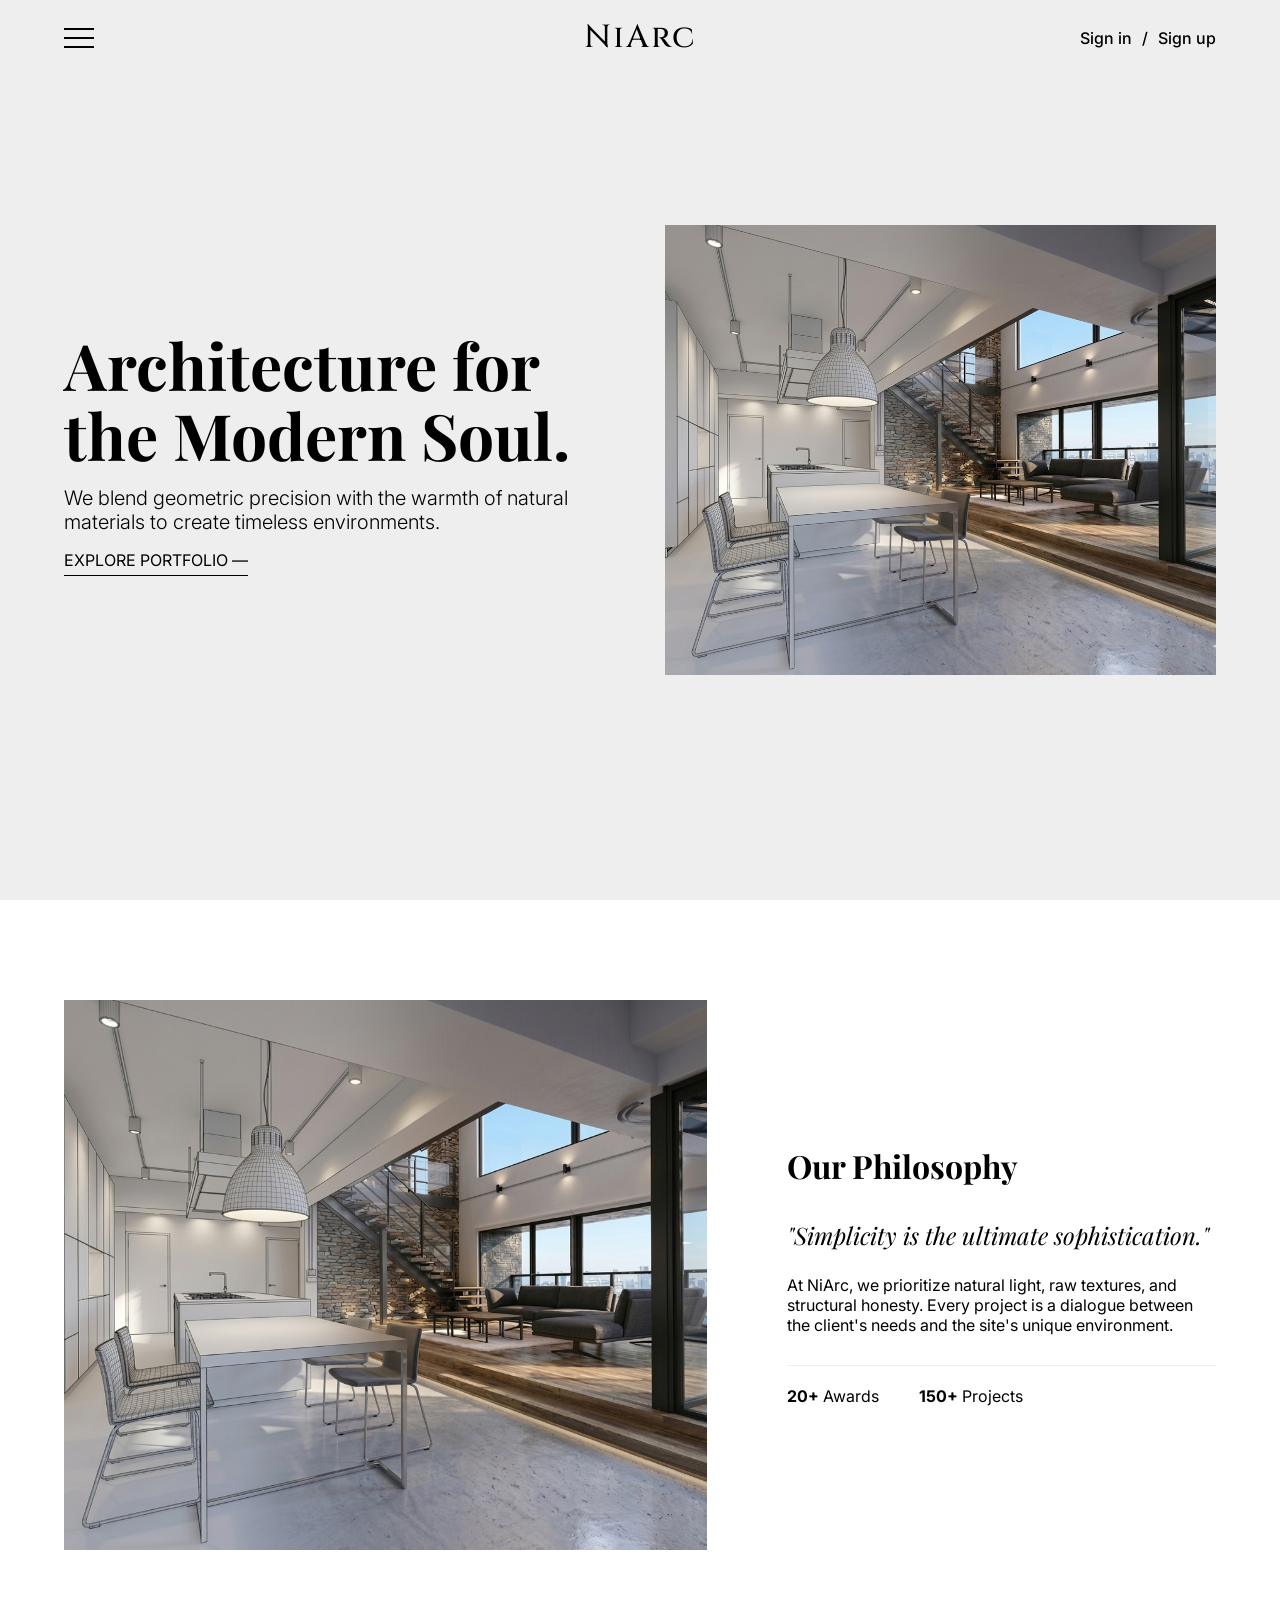
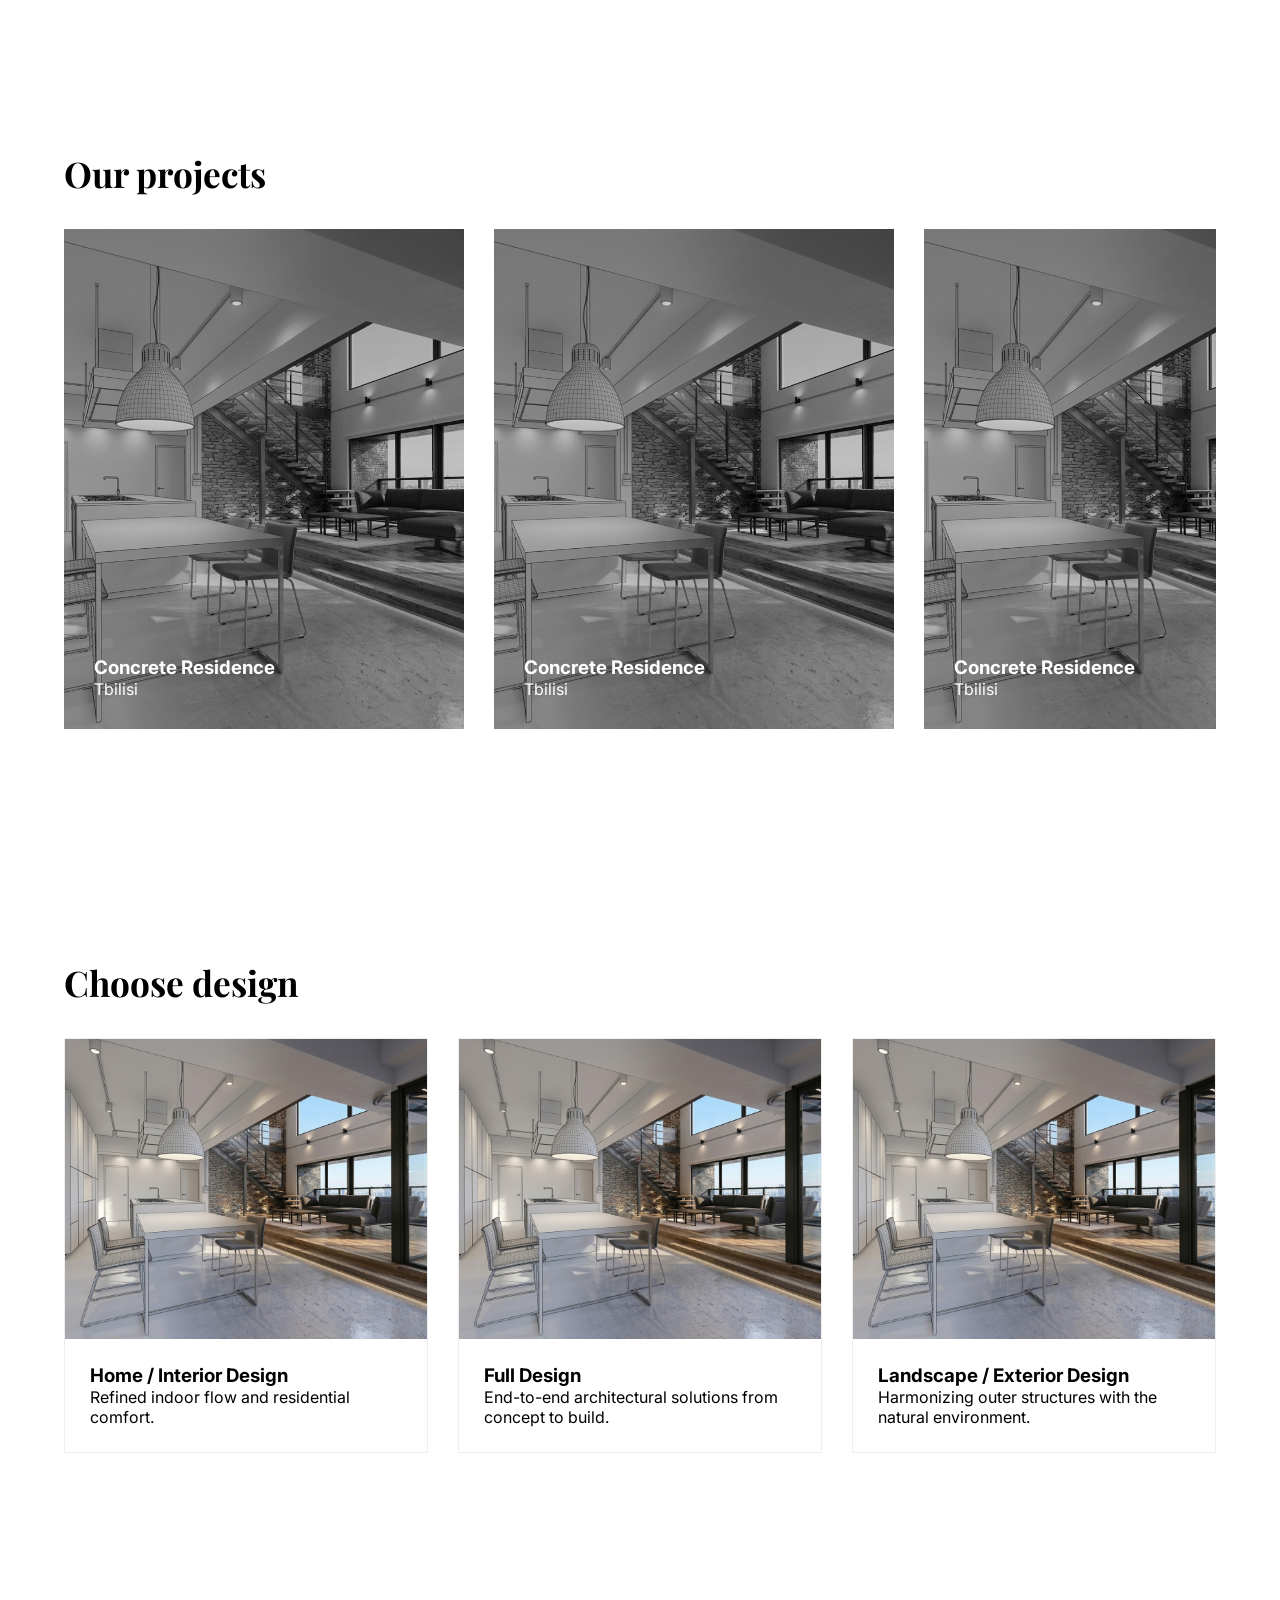
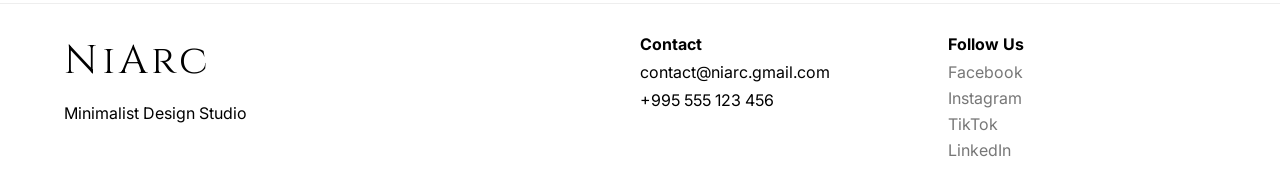
<file: index.html>
<!DOCTYPE html>
<html lang="en">

<head>
    <meta charset="UTF-8">
    <meta name="viewport" content="width=device-width, initial-scale=1.0">
    <link rel="stylesheet" href="reset.css">
    <link rel="stylesheet" href="layout.css">
    <link rel="stylesheet" href="index.css">
    <title>NiArc</title>
</head>

<body>

    <aside class="side-menu" id="sideMenu"></aside>

    <header id="siteHeader"></header>

    <main>

        <section class="hero-section">
            <div class="hero container">
                <div class="hero-text">
                    <h1>Architecture for the Modern Soul.</h1>
                    <p>We blend geometric precision with the warmth of natural materials to create timeless
                        environments.
                    </p>
                    <a href="#projects" class="cta-outline">Explore Portfolio —</a>
                </div>
                <div class="hero-image">
                    <img src="./home.png" alt="image">
                </div>
            </div>
        </section>

        <section class="about-us section" id="about-us">
            <div class="about container">

                <div class="about-image">
                    <img src="./home.png" alt="image">
                </div>

                <div class="about-text">

                    <h2 class="about-title">Our Philosophy</h2>
                    <p class="about-quote">"Simplicity is the ultimate sophistication."</p>
                    <p>At NiArc, we prioritize natural light, raw textures, and structural honesty. Every project is a
                        dialogue between the client's needs and the site's unique environment.</p>

                    <div class="about-footer">
                        <div class="stat"><strong>20+</strong> Awards</div>
                        <div class="stat"><strong>150+</strong> Projects</div>
                    </div>
                </div>

            </div>
        </section>

        <section class="project section" id="projects">

            <div class="container">

                <h2 class="project-title">Our projects</h2>

                <div class="scroll-wrapper">

                    <article class="project-card">
                        <img src="./home.png" alt="">
                        <div class="project-name">
                            <h3>Concrete Residence</h3>
                            <span>Tbilisi</span>
                        </div>
                    </article>

                    <article class="project-card">
                        <img src="./home.png" alt="">
                        <div class="project-name">
                            <h3>Concrete Residence</h3>
                            <span>Tbilisi</span>
                        </div>
                    </article>

                    <article class="project-card">
                        <img src="./home.png" alt="">
                        <div class="project-name">
                            <h3>Concrete Residence</h3>
                            <span>Tbilisi</span>
                        </div>
                    </article>

                    <article class="project-card">
                        <img src="./home.png" alt="">
                        <div class="project-name">
                            <h3>Concrete Residence</h3>
                            <span>Tbilisi</span>
                        </div>
                    </article>

                    <article class="project-card">
                        <img src="./home.png" alt="">
                        <div class="project-name">
                            <h3>Concrete Residence</h3>
                            <span>Tbilisi</span>
                        </div>
                    </article>

                </div>

            </div>

        </section>

        <section class="design section">
            <div class="container">

                <h2 class="design-title">Choose design</h2>

                <div class="expertise-grid">

                    <a class="ex-card" href="./form.html">
                        <div class="ex-img"><img src="./home.png">
                        </div>
                        <div class="ex-info">
                            <h3>Home / Interior Design</h3>
                            <p>Refined indoor flow and residential comfort.</p>
                        </div>
                    </a>

                    <a class="ex-card" href="./form.html">
                        <div class="ex-img"><img src="./home.png">
                        </div>
                        <div class="ex-info">
                            <h3>Full Design</h3>
                            <p>End-to-end architectural solutions from concept to build.</p>
                        </div>
                    </a>

                    <a class="ex-card" href="./form.html">
                        <div class="ex-img"><img src="./home.png">
                        </div>
                        <div class="ex-info">
                            <h3>Landscape / Exterior Design</h3>
                            <p>Harmonizing outer structures with the natural environment.</p>
                        </div>
                    </a>

                </div>
            </div>
        </section>

    </main>

    <footer class="footer">
        <div class="container footer-grid">
            <div class="footer-col">
                <div class="footer-logo">NiArc</div>
                <p>Minimalist Design Studio</p>
            </div>
            <div class="footer-col" id="contact">
                <h4>Contact</h4>
                <p>contact@niarc.gmail.com</p>
                <p>+995 555 123 456</p>
            </div>
            <div class="footer-col">
                <h4>Follow Us</h4>
                <ul class="social-list">
                    <li><a href="#" class="fb-hover">Facebook</a></li>
                    <li><a href="#" class="insta-hover">Instagram</a></li>
                    <li><a href="#" class="tt-hover">TikTok</a></li>
                    <li><a href="#" class="li-hover">LinkedIn</a></li>
                </ul>
            </div>
        </div>
    </footer>

    <script src="layout.js"></script>

</body>

</html>
</file>
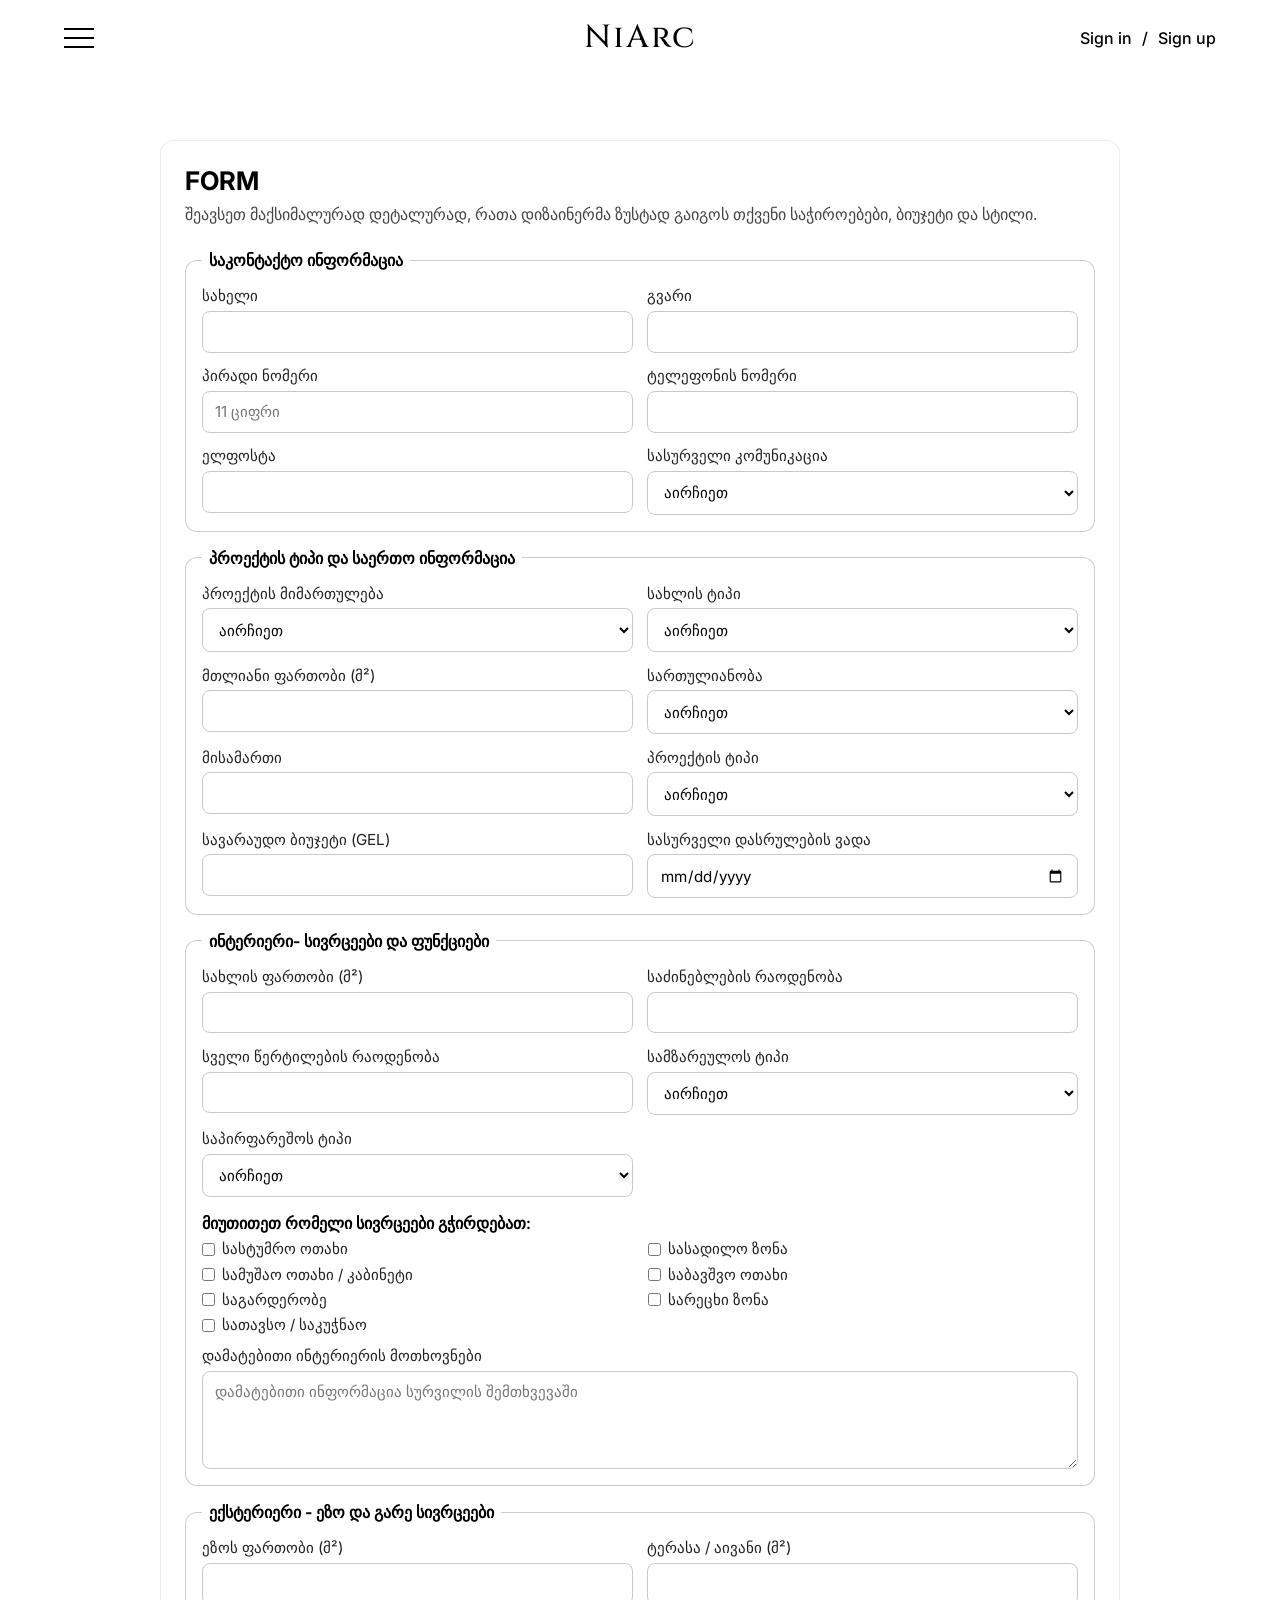
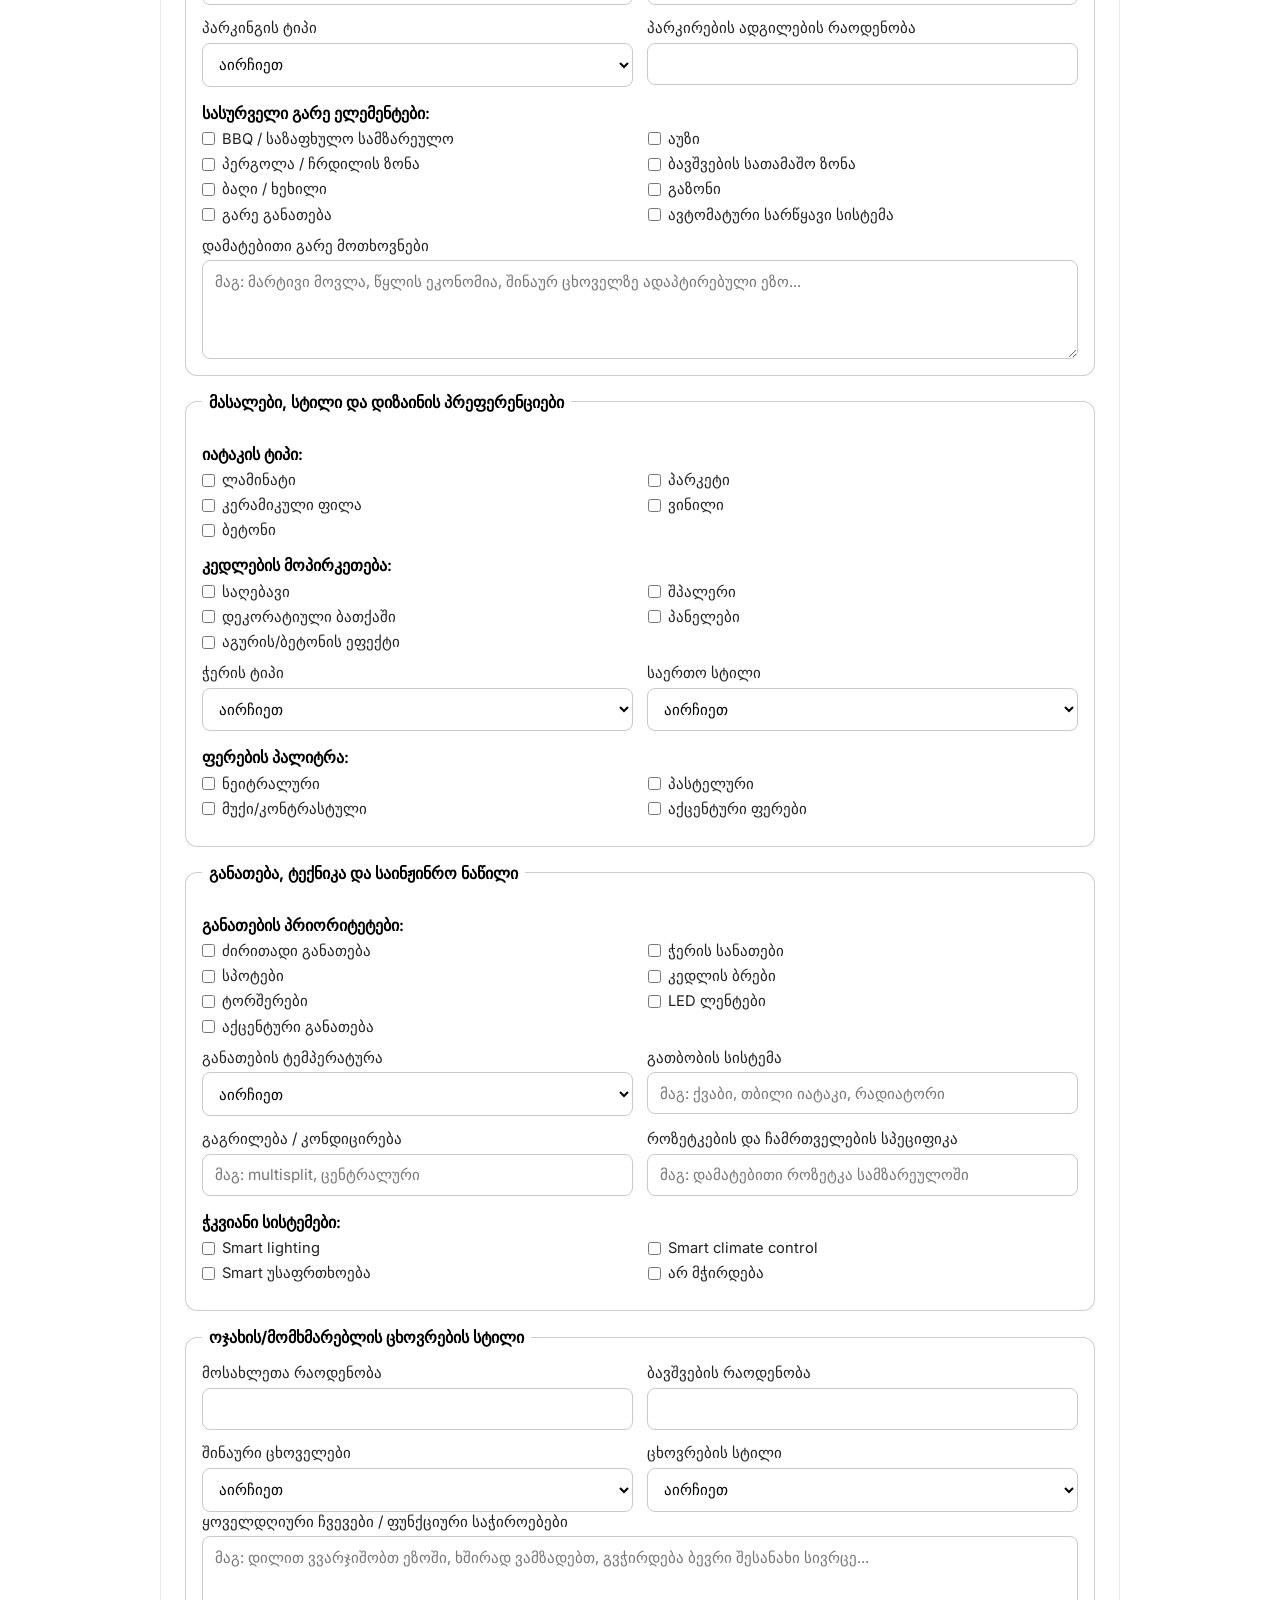
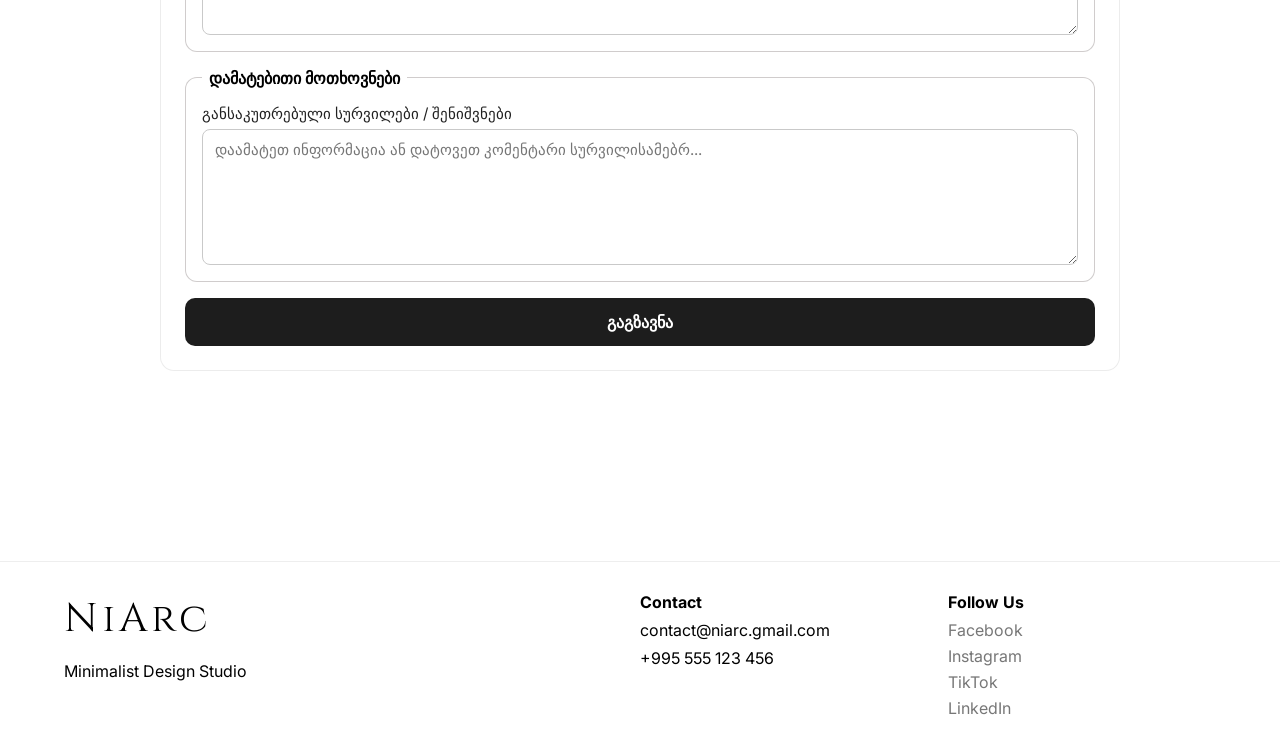
<file: form.html>
<!DOCTYPE html>
<html lang="ka">

<head>
    <meta charset="UTF-8">
    <meta name="viewport" content="width=device-width, initial-scale=1.0">
    <link rel="stylesheet" href="reset.css">
    <link rel="stylesheet" href="layout.css">
    <link rel="stylesheet" href="form.css">
    <title>NiArc</title>
</head>

<body>


    <aside class="side-menu" id="sideMenu"></aside>

    <header id="siteHeader"></header>

    <main>

        <section class="choose section">
            <div class="form-design container">
                <form class="project-form" action="/submit-form" method="POST">
                    <h1>FORM</h1>
                    <p class="form-intro">შეავსეთ მაქსიმალურად დეტალურად, რათა დიზაინერმა ზუსტად გაიგოს თქვენი
                        საჭიროებები, ბიუჯეტი და სტილი.</p>

                    <fieldset>
                        <legend>საკონტაქტო ინფორმაცია</legend>
                        <div class="form-grid two-col">
                            <label>სახელი
                                <input type="text" name="first_name" required>
                            </label>
                            <label>გვარი
                                <input type="text" name="last_name" required>
                            </label>
                            <label>პირადი ნომერი
                                <input type="text" name="personal_id" pattern="[0-9]{11}" placeholder="11 ციფრი">
                            </label>
                            <label>ტელეფონის ნომერი
                                <input type="tel" name="phone" required>
                            </label>
                            <label>ელფოსტა
                                <input type="email" name="email" required>
                            </label>
                            <label>სასურველი კომუნიკაცია
                                <select name="contact_channel">
                                    <option value="">აირჩიეთ</option>
                                    <option value="phone">ტელეფონი</option>
                                    <option value="facebook">Facebook</option>
                                    <option value="instagram">Instagram</option>
                                    <option value="whatsapp">WhatsApp</option>
                                    <option value="telegram">Telegram</option>
                                    <option value="viber">Viber</option>
                                    <option value="email">ელფოსტა</option>
                                    <option value="other">სხვა</option>
                                </select>
                            </label>
                        </div>
                    </fieldset>

                    <fieldset>
                        <legend>პროექტის ტიპი და საერთო ინფორმაცია</legend>
                        <div class="form-grid two-col">
                            <label>პროექტის მიმართულება
                                <select name="design_direction" required>
                                    <option value="">აირჩიეთ</option>
                                    <option value="interior">ინტერიერი </option>
                                    <option value="exterior">ექსტერიერი</option>
                                    <option value="both">ორივე</option>
                                </select>
                            </label>
                            <label>სახლის ტიპი
                                <select name="property_type" required>
                                    <option value="">აირჩიეთ</option>
                                    <option value="apartment">ბინა</option>
                                    <option value="house">კერძო სახლი</option>
                                    <option value="duplex">დუპლექსი</option>
                                    <option value="commercial">კომერციული</option>
                                    <option value="other">სხვა</option>
                                </select>
                            </label>
                            <label>მთლიანი ფართობი (მ²)
                                <input type="number" name="total_area" min="0">
                            </label>
                            <label>სართულიანობა
                                <select name="floors">
                                    <option value="">აირჩიეთ</option>
                                    <option value="1">1 სართული</option>
                                    <option value="2">2 სართული</option>
                                    <option value="3">3 სართული</option>
                                </select>
                            </label>
                            <label>მისამართი
                                <input type="text" name="location">
                            </label>
                            <label>პროექტის ტიპი
                                <select name="project_type" required>
                                    <option value="">აირჩიეთ</option>
                                    <option value="renovation">რემონტი</option>
                                    <option value="new_build">ახალი მშენებლობა</option>
                                    <option value="partial">ნაწილობრივი განახლება</option>
                                </select>
                            </label>
                            <label>სავარაუდო ბიუჯეტი (GEL)
                                <input type="number" name="budget" min="0">
                            </label>
                            <label>სასურველი დასრულების ვადა
                                <input type="date" name="deadline">
                            </label>
                        </div>
                    </fieldset>

                    <fieldset>
                        <legend>ინტერიერი- სივრცეები და ფუნქციები</legend>
                        <div class="form-grid two-col">
                            <label>სახლის ფართობი (მ²)
                                <input type="number" name="yard_area" min="0">
                            </label>
                            <label>საძინებლების რაოდენობა
                                <input type="number" name="bedrooms_count" min="0">
                            </label>
                            <label>სველი წერტილების რაოდენობა
                                <input type="number" name="bathrooms_count" min="0">
                            </label>
                            <label>სამზარეულოს ტიპი
                                <select name="kitchen_type">
                                    <option value="">აირჩიეთ</option>
                                    <option value="separate">ცალკე</option>
                                    <option value="studio">სტუდიო</option>
                                </select>
                            </label>
                            <label>საპირფარეშოს ტიპი
                                <select name="wc_type">
                                    <option value="">აირჩიეთ</option>
                                    <option value="combined">გაერთიანებული</option>
                                    <option value="separate">ცალკე</option>
                                </select>
                            </label>
                        </div>
                        <p class="group-title">მიუთითეთ რომელი სივრცეები გჭირდებათ:</p>
                        <div class="checks">
                            <label><input type="checkbox" name="interior_spaces" value="living_room"> სასტუმრო
                                ოთახი</label>
                            <label><input type="checkbox" name="interior_spaces" value="dining_zone"> სასადილო
                                ზონა</label>
                            <label><input type="checkbox" name="interior_spaces" value="office"> სამუშაო ოთახი /
                                კაბინეტი</label>
                            <label><input type="checkbox" name="interior_spaces" value="kids_room"> საბავშვო
                                ოთახი</label>
                            <label><input type="checkbox" name="interior_spaces" value="walk_in_closet">
                                საგარდერობე</label>
                            <label><input type="checkbox" name="interior_spaces" value="laundry_zone"> სარეცხი
                                ზონა</label>
                            <label><input type="checkbox" name="interior_spaces" value="storage"> სათავსო /
                                საკუჭნაო</label>
                        </div>
                        <label>დამატებითი ინტერიერის მოთხოვნები
                            <textarea name="interior_notes" rows="4"
                                placeholder="დამატებითი ინფორმაცია სურვილის შემთხვევაში"></textarea>
                        </label>
                    </fieldset>

                    <fieldset>
                        <legend>ექსტერიერი - ეზო და გარე სივრცეები</legend>
                        <div class="form-grid two-col">
                            <label>ეზოს ფართობი (მ²)
                                <input type="number" name="yard_area" min="0">
                            </label>
                            <label>ტერასა / აივანი (მ²)
                                <input type="number" name="terrace_area" min="0">
                            </label>
                            <label>პარკინგის ტიპი
                                <select name="parking_type">
                                    <option value="">აირჩიეთ</option>
                                    <option value="garage">გარაჟი</option>
                                    <option value="covered">გადახურული პარკინგი</option>
                                    <option value="open">ღია პარკინგი</option>
                                    <option value="none">არ არის საჭირო</option>
                                </select>
                            </label>
                            <label>პარკირების ადგილების რაოდენობა
                                <input type="number" name="parking_spots" min="0">
                            </label>
                        </div>
                        <p class="group-title">სასურველი გარე ელემენტები:</p>
                        <div class="checks">
                            <label><input type="checkbox" name="exterior_features" value="bbq"> BBQ / საზაფხულო
                                სამზარეულო</label>
                            <label><input type="checkbox" name="exterior_features" value="pool"> აუზი</label>
                            <label><input type="checkbox" name="exterior_features" value="pergola"> პერგოლა / ჩრდილის
                                ზონა</label>
                            <label><input type="checkbox" name="exterior_features" value="kids_zone"> ბავშვების სათამაშო
                                ზონა</label>
                            <label><input type="checkbox" name="exterior_features" value="garden"> ბაღი / ხეხილი</label>
                            <label><input type="checkbox" name="exterior_features" value="lawn"> გაზონი</label>
                            <label><input type="checkbox" name="exterior_features" value="outdoor_lighting"> გარე
                                განათება</label>
                            <label><input type="checkbox" name="exterior_features" value="irrigation"> ავტომატური
                                სარწყავი სისტემა</label>
                        </div>
                        <label>დამატებითი გარე მოთხოვნები
                            <textarea name="exterior_notes" rows="4"
                                placeholder="მაგ: მარტივი მოვლა, წყლის ეკონომია, შინაურ ცხოველზე ადაპტირებული ეზო..."></textarea>
                        </label>
                    </fieldset>

                    <fieldset>
                        <legend>მასალები, სტილი და დიზაინის პრეფერენციები</legend>
                        <p class="group-title">იატაკის ტიპი:</p>
                        <div class="checks">
                            <label><input type="checkbox" name="floor_type" value="laminate"> ლამინატი</label>
                            <label><input type="checkbox" name="floor_type" value="parquet"> პარკეტი</label>
                            <label><input type="checkbox" name="floor_type" value="ceramic"> კერამიკული ფილა</label>
                            <label><input type="checkbox" name="floor_type" value="vinyl"> ვინილი</label>
                            <label><input type="checkbox" name="floor_type" value="concrete"> ბეტონი</label>
                        </div>

                        <p class="group-title">კედლების მოპირკეთება:</p>
                        <div class="checks">
                            <label><input type="checkbox" name="wall_finish" value="paint"> საღებავი</label>
                            <label><input type="checkbox" name="wall_finish" value="wallpaper"> შპალერი</label>
                            <label><input type="checkbox" name="wall_finish" value="plaster"> დეკორატიული
                                ბათქაში</label>
                            <label><input type="checkbox" name="wall_finish" value="panels"> პანელები</label>
                            <label><input type="checkbox" name="wall_finish" value="brick_effect"> აგურის/ბეტონის
                                ეფექტი</label>
                        </div>

                        <div class="form-grid two-col">
                            <label>ჭერის ტიპი
                                <select name="ceiling_type">
                                    <option value="">აირჩიეთ</option>
                                    <option value="standard">სტანდარტული (შეღებილი)</option>
                                    <option value="stretch">გაჭიმული ჭერი</option>
                                    <option value="gypsum">გიფსოკარდონი (მრავალსაფეხურიანი)</option>
                                    <option value="loft">ღია კომუნიკაციები</option>
                                </select>
                            </label>
                            <label>საერთო სტილი
                                <select name="overall_style">
                                    <option value="">აირჩიეთ</option>
                                    <option value="minimal">მინიმალიზმი</option>
                                    <option value="classic">კლასიკა</option>
                                    <option value="industrial">ინდუსტრიული</option>
                                    <option value="boho">ბოჰო</option>
                                    <option value="scandinavian">სკანდინავიური</option>
                                </select>
                            </label>
                        </div>

                        <p class="group-title">ფერების პალიტრა:</p>
                        <div class="checks">
                            <label><input type="checkbox" name="colors" value="neutral"> ნეიტრალური</label>
                            <label><input type="checkbox" name="colors" value="pastel"> პასტელური</label>
                            <label><input type="checkbox" name="colors" value="dark"> მუქი/კონტრასტული</label>
                            <label><input type="checkbox" name="colors" value="accent"> აქცენტური ფერები</label>
                        </div>
                    </fieldset>

                    <fieldset>
                        <legend>განათება, ტექნიკა და საინჟინრო ნაწილი</legend>
                        <p class="group-title">განათების პრიორიტეტები:</p>
                        <div class="checks">
                            <label><input type="checkbox" name="lighting" value="main"> ძირითადი განათება</label>
                            <label><input type="checkbox" name="lighting" value="ceiling_lights"> ჭერის სანათები</label>
                            <label><input type="checkbox" name="lighting" value="spots"> სპოტები</label>
                            <label><input type="checkbox" name="lighting" value="wall_lamps"> კედლის ბრები</label>
                            <label><input type="checkbox" name="lighting" value="floor_lamps"> ტორშერები</label>
                            <label><input type="checkbox" name="lighting" value="led"> LED ლენტები</label>
                            <label><input type="checkbox" name="lighting" value="accent"> აქცენტური განათება</label>
                        </div>

                        <div class="form-grid two-col">
                            <label>განათების ტემპერატურა
                                <select name="light_temperature">
                                    <option value="">აირჩიეთ</option>
                                    <option value="warm">თბილი (2700-3000K)</option>
                                    <option value="neutral">ნეიტრალური (4000K)</option>
                                    <option value="cool">ცივი (5000K+)</option>
                                </select>
                            </label>
                            <label>გათბობის სისტემა
                                <input type="text" name="heating_system"
                                    placeholder="მაგ: ქვაბი, თბილი იატაკი, რადიატორი">
                            </label>
                            <label>გაგრილება / კონდიცირება
                                <input type="text" name="cooling_system" placeholder="მაგ: multisplit, ცენტრალური">
                            </label>
                            <label>როზეტკების და ჩამრთველების სპეციფიკა
                                <input type="text" name="electricity_plan"
                                    placeholder="მაგ: დამატებითი როზეტკა სამზარეულოში">
                            </label>
                        </div>

                        <p class="group-title">ჭკვიანი სისტემები:</p>
                        <div class="checks">
                            <label><input type="checkbox" name="smart_home" value="smart_lighting"> Smart
                                lighting</label>
                            <label><input type="checkbox" name="smart_home" value="smart_climate"> Smart climate
                                control</label>
                            <label><input type="checkbox" name="smart_home" value="security"> Smart უსაფრთხოება</label>
                            <label><input type="checkbox" name="smart_home" value="none"> არ მჭირდება</label>
                        </div>
                    </fieldset>

                    <fieldset>
                        <legend>ოჯახის/მომხმარებლის ცხოვრების სტილი</legend>
                        <div class="form-grid two-col">
                            <label>მოსახლეთა რაოდენობა
                                <input type="number" name="residents_count" min="1">
                            </label>
                            <label>ბავშვების რაოდენობა
                                <input type="number" name="children_count" min="0">
                            </label>
                            <label>შინაური ცხოველები
                                <select name="pets">
                                    <option value="">აირჩიეთ</option>
                                    <option value="no">არა</option>
                                    <option value="yes">დიახ</option>
                                </select>
                            </label>
                            <label>ცხოვრების სტილი
                                <select name="lifestyle">
                                    <option value="">აირჩიეთ</option>
                                    <option value="active">აქტიური</option>
                                    <option value="calm">მშვიდი</option>
                                    <option value="guests_often">ხშირად სტუმრები</option>
                                    <option value="remote_work">მუშაობა სახლიდან</option>
                                </select>
                            </label>
                        </div>
                        <label>ყოველდღიური ჩვევები / ფუნქციური საჭიროებები
                            <textarea name="daily_habits" rows="4"
                                placeholder="მაგ: დილით ვვარჯიშობთ ეზოში, ხშირად ვამზადებთ, გვჭირდება ბევრი შესანახი სივრცე..."></textarea>
                        </label>
                    </fieldset>

                    <fieldset>
                        <legend> დამატებითი მოთხოვნები</legend>
                        <label>განსაკუთრებული სურვილები / შენიშვნები
                            <textarea name="notes" rows="6"
                                placeholder="დაამატეთ ინფორმაცია ან დატოვეთ კომენტარი სურვილისამებრ... "></textarea>
                        </label>
                    </fieldset>

                    <button type="submit">გაგზავნა</button>
                </form>

            </div>
        </section>

    </main>

    <footer class="footer">
        <div class="container footer-grid">
            <div class="footer-col">
                <div class="footer-logo">NiArc</div>
                <p>Minimalist Design Studio</p>
            </div>
            <div class="footer-col" id="contact">
                <h4>Contact</h4>
                <p>contact@niarc.gmail.com</p>
                <p>+995 555 123 456</p>
            </div>
            <div class="footer-col">
                <h4>Follow Us</h4>
                <ul class="social-list">
                    <li><a href="#" class="fb-hover">Facebook</a></li>
                    <li><a href="#" class="insta-hover">Instagram</a></li>
                    <li><a href="#" class="tt-hover">TikTok</a></li>
                    <li><a href="#" class="li-hover">LinkedIn</a></li>
                </ul>
            </div>
        </div>
    </footer>

    <script src="layout.js"></script>

</body>

</html>
</file>
<file: layout.css>
:root {
    --max-w: 1440px;
    --light-grey: #eeeeee;
    --Inter: "Inter", sans-serif;
    --Playfair: "Playfair Display", serif;
    --cinzel: "Cinzel", serif;
    --black-bg: #000000;

    /* Theme Variables */
    --bg-main: #ffffff;
    --text-main: #000000;
    --border-color: #eeeeee;
    --hero-bg: #eeeeee;
    --card-bg: #ffffff;
}

/* DARK MODE OVERRIDES */

body.dark-mode {
    --bg-main: #121212;
    --text-main: #ffffff;
    --border-color: #333333;
    --hero-bg: #1a1a1a;
    --light-grey: #222222;
    --black-bg: #ffffff;
    --card-bg: #1e1e1e;
}

body {
    position: relative;
    background-color: var(--bg-main);
    color: var(--text-main);
    transition: background-color 0.3s, color 0.3s;
    max-width: 100vw;
    min-height: 100vh;
}

/* burger menu click */

.burger-menu {
    cursor: pointer;
    width: 30px;
    height: 20px;
    position: relative;
    z-index: 1;
    display: flex;
    flex-direction: column;
    justify-content: space-between;
    justify-self: start;
}

.burger-menu span {
    display: block;
    height: 2px;
    width: 100%;
    background: var(--text-main);
    transition: all 0.3s ease-in-out;
}

.burger-menu.active span:nth-child(1) {
    transform: translateY(9px) rotate(45deg);
}

.burger-menu.active span:nth-child(2) {
    opacity: 0;
}

.burger-menu.active span:nth-child(3) {
    transform: translateY(-9px) rotate(-45deg);
}

.side-menu {
    position: fixed;
    top: 0;
    left: -100%;
    width: min(60vw, 300px);
    height: 100vh;
    background: var(--bg-main);
    border-right: 1px solid var(--border-color);
    z-index: 20;
    display: flex;
    align-items: center;
    justify-content: center;
    transition: left 0.4s ease-in-out;
}

.side-menu.active {
    left: 0;
}

.side-menu>nav {
    width: 100%;
}

.menu-links {
    list-style: none;
    text-align: center;
    width: 100%;
    padding: 0 2rem;
}

.menu-links li {
    margin-bottom: 2rem;
}

.menu-links a {
    font-family: var(--Playfair);
    font-size: 1.8rem;
    text-decoration: none;
    color: var(--text-main);
    transition: color 0.3s;
}

.menu-links a:hover {
    color: grey;
}

.menu-links a.logout-text {
    color: #ff4444;
    transition: 0.3s;
}

.menu-links a.logout-text:hover {
    color: #ce3434;
}

.menu-theme-toggle {
    display: flex;
    align-items: center;
    justify-content: center;
    gap: 15px;
    font-size: 1.1rem;
    margin-top: 3rem;
    padding-top: 2rem;
    border-top: 1px solid var(--border-color);
    cursor: default;
}

/* THEME SWITCHER SLIDER */

.theme-switch {
    position: relative;
    display: inline-block;
    width: 45px;
    height: 24px;
}

.theme-switch input {
    opacity: 0;
    width: 0;
    height: 0;
}

.slider {
    position: absolute;
    cursor: pointer;
    top: 0;
    left: 0;
    right: 0;
    bottom: 0;
    background-color: #ccc;
    transition: .4s;
    border-radius: 34px;
}

.slider:before {
    position: absolute;
    content: "";
    height: 18px;
    width: 18px;
    left: 3px;
    bottom: 3px;
    background-color: white;
    transition: .4s;
    border-radius: 50%;
}

input:checked+.slider {
    background-color: #444;
}

input:checked+.slider:before {
    transform: translateX(21px);
}

/* HEADER */

header {
    position: fixed;
    top: 0;
    left: 0;
    width: 100%;
    z-index: 9999;
    background-color: transparent;
    backdrop-filter: blur(2px);
    display: grid;
    grid-template-columns: 1fr auto 1fr;
    align-items: center;
    gap: 0.5rem;
    padding: 1rem 5%;
}

.logo {
    position: relative;
    justify-self: center;
    grid-column: 2;
    font-size: clamp(1.1rem, 4vw, 2rem);
    letter-spacing: clamp(1px, 0.4vw, 2px);
    font-weight: 500;
    font-family: var(--cinzel);
    cursor: pointer;
    color: var(--text-main);
    white-space: nowrap;
}

.logo::after {
    content: "";
    position: absolute;
    bottom: 3px;
    height: 2px;
    background-color: var(--text-main);
    left: 50%;
    width: 0;
    transform: translateX(-50%);
    transition: 0.3s;
}

.logo:hover::after {
    width: 100%;
}

.sign {
    justify-self: end;
    grid-column: 3;
    cursor: default;
    font-size: clamp(0.7rem, 2.5vw, 1rem);
    font-weight: 500;
    color: var(--text-main);
    white-space: nowrap;
}

.sign a {
    color: var(--text-main);
}

.sign span {
    margin: 0 clamp(2px, 1vw, 6px);
}

.sign a:hover {
    transition: 0.3s;
    color: gray;
}

/* FOOTER */

.footer {
    border-top: 1px solid var(--border-color);
    padding: 30px 0;
    margin-top: 50px;
}

.footer-grid {
    display: grid;
    grid-template-columns: 2fr 1fr 1fr;
    gap: 40px;
}

.footer-logo {
    font-family: var(--cinzel);
    font-size: 2.5rem;
    letter-spacing: 4px;
    margin-bottom: 15px;
}

.social-list a {
    color: #777777;
    text-decoration: none;
    transition: 0.3s;
}

.social-list a:hover {
    padding-left: 5px;
    color: var(--text-main);
}

.footer-col p,
.footer-col h4 {
    margin-bottom: 8px;
}

.social-list {
    display: flex;
    flex-direction: column;
    gap: 6px;
}


.social-list a.fb-hover:hover {
    color: #1877F2;
}

.social-list a.insta-hover:hover {
    background: radial-gradient(circle at 30% 107%, #fdf497 0%, #fdf497 5%, #fd5949 45%, #d6249f 60%, #285AEB 90%);
    display: inline-block;
    -webkit-text-fill-color: transparent;
    -webkit-background-clip: text;
    background-clip: text;
}

.social-list a.tt-hover:hover {
    color: var(--text-main);
    text-shadow: 1px 1px #FE2C55, -1px -1px #25F4EE;
    transition: 0.3s;
}

.social-list a.li-hover:hover {
    color: #0A66C2;
}

/* responsive design */

@media (max-width: 480px) {
    header {
        padding: 0.75rem 3%;
        gap: 0.35rem;
    }
}

@media (max-width: 1024px) {

    .footer-grid {
        grid-template-columns: 1fr;
        text-align: center;
    }

}
</file>
<file: index.css>
/* SECTION HERO */

.hero-section {
    height: 100vh;
    width: 100%;
    background-color: var(--hero-bg);
    display: flex;
    align-items: center;
}

.hero {
    display: grid;
    grid-template-columns: 1fr 1fr;
    gap: 50px;
    align-items: center;
}

.hero-image {
    height: 450px;
}

.hero-text h1 {
    font-size: clamp(2rem, 5vw, 4rem);
    font-family: var(--Playfair);
    line-height: 1.1;
}

.hero-text p {
    font-size: clamp(0.7rem, 2vw, 1.25rem);
    margin: 1rem 0;
    font-weight: 300;
}

.hero-text a {
    text-decoration: none;
    font-size: 1rem;
    text-transform: uppercase;
    border-bottom: 1px solid var(--text-main);
    padding-bottom: 5px;
    color: var(--text-main);
}

/* SECTION ABOUT */

.about {
    display: flex;
    align-items: center;
    gap: 80px;
}

.about-image {
    height: 550px;
    flex: 1.2;
}

.about-text {
    flex: 0.8;
}

.about-title {
    font-size: 2rem;
    font-family: var(--Playfair);
}

.about-quote {
    font-size: 1.5rem;
    font-family: var(--Playfair);
    font-style: italic;
    margin: 32px 0 24px 0;
}

.about-footer {
    display: flex;
    gap: 40px;
    margin-top: 30px;
    border-top: 1px solid var(--border-color);
    padding-top: 20px;
}

/* SECTION PROJECT */

.project-title {
    font-family: var(--Playfair);
    font-size: 2.2rem;
    margin-bottom: 2rem;
}


.scroll-wrapper {
    display: flex;
    overflow-x: auto;
    gap: 30px;
    padding-bottom: 30px;
}

.project-card {
    min-width: 400px;
    height: 500px;
    position: relative;
    background: #000;
    overflow: hidden;
    cursor: pointer;
}

.project-card img {
    opacity: 0.8;
    filter: grayscale(100%);
    transition: 0.5s;
}

.project-card:hover img {
    opacity: 1;
    filter: grayscale(0%);
    transform: scale(1.05);
}

.project-name {
    position: absolute;
    bottom: 30px;
    left: 30px;
    color: #fff;
}

.scroll-wrapper::-webkit-scrollbar {
    height: 6px;
}

.scroll-wrapper::-webkit-scrollbar-thumb {
    background: var(--text-main);
    border-radius: 10px;
}

.scroll-wrapper::-webkit-scrollbar-track {
    background: var(--border-color);
}

/* SECTION DESIGN */
.design-title {
    font-family: var(--Playfair);
    font-size: 2.2rem;
    margin-bottom: 2rem;
}

.expertise-grid {
    display: grid;
    grid-template-columns: repeat(3, 1fr);
    gap: 30px;
}

.ex-card {
    border: 1px solid var(--border-color);
    background-color: var(--card-bg);
    transition: 0.3s;
}

.ex-card:hover {
    border-color: var(--text-main);
    transform: translateY(-5px);
}

.ex-img {
    height: 300px;
    cursor: pointer;
}

.ex-info {
    padding: 25px;
}

body.dark-mode .ex-info {
    color: var(--text-main);
}

/* responsive design */

@media (max-width: 1024px) {

    .hero {
        grid-template-columns: 1fr;
        text-align: center;
        gap: 30px;
    }

    .about {
        flex-direction: column;
        gap: 40px;
    }

    .expertise-grid {
        grid-template-columns: 1fr;
    }

    .project-card {
        min-width: 85vw;
    }

}
</file>
<file: form.css>
.project-form {
    max-width: 960px;
    margin: 2.5rem auto;
    padding: 1.5rem;
    background: rgba(255, 255, 255, 0.86);
    border: 1px solid rgba(20, 20, 20, 0.08);
    border-radius: 14px;
    backdrop-filter: blur(6px);
}

.project-form h1 {
    font-size: clamp(1.3rem, 2vw, 1.75rem);
    margin-bottom: 0.4rem;
}

.form-intro {
    margin-bottom: 1.5rem;
    color: #444;
    line-height: 1.5;
}

.project-form fieldset {
    border: 1px solid rgba(23, 0, 0, 0.2);
    border-radius: 12px;
    padding: 1rem;
    margin-bottom: 1rem;
    background: rgba(255, 255, 255, 0.72);
}

.project-form legend {
    font-weight: 700;
    font-size: 1rem;
    padding: 0 0.45rem;
}

.form-grid {
    display: grid;
    gap: 0.85rem;
}

.form-grid.two-col {
    grid-template-columns: repeat(2, minmax(0, 1fr));
}

.project-form label {
    display: flex;
    flex-direction: column;
    gap: 0.35rem;
    font-size: 0.95rem;
    color: #202020;
}

.project-form input,
.project-form select,
.project-form textarea {
    width: 100%;
    border: 1px solid #c9c9c9;
    border-radius: 8px;
    padding: 0.65rem 0.75rem;
    font-size: 0.95rem;
    background-color: #fff;
    transition: border-color 0.2s ease, box-shadow 0.2s ease;
}

.project-form input:focus,
.project-form select:focus,
.project-form textarea:focus {
    border-color: #808080;
    box-shadow: 0 0 0 3px rgba(77, 77, 77, 0.16);
    outline: none;
}

.group-title {
    margin: 1rem 0 0.45rem;
    font-weight: 600;
}

.checks {
    display: grid;
    grid-template-columns: repeat(2, minmax(0, 1fr));
    gap: 0.45rem 1rem;
    margin-bottom: 0.75rem;
}

.checks label {
    display: flex;
    align-items: center;
    flex-direction: row;
    gap: 0.45rem;
    font-size: 0.92rem;
}

.checks input[type="checkbox"] {
    width: auto;
    margin: 0;
}

.project-form textarea {
    resize: vertical;
    min-height: 92px;
}

.project-form button[type="submit"] {
    width: 100%;
    border: none;
    border-radius: 10px;
    padding: 0.85rem 1rem;
    background-color: #1d1d1d;
    color: #fff;
    font-size: 1rem;
    font-weight: 700;
    cursor: pointer;
    transition: background-color 0.2s ease, transform 0.2s ease;
}

.project-form button[type="submit"]:hover {
    background-color: #303030;
    transform: translateY(-1px);
}

@media (max-width: 768px) {
    .project-form {
        margin: 1rem auto 1.5rem;
        padding: 1rem;
    }

    .form-grid.two-col,
    .checks {
        grid-template-columns: 1fr;
    }
}
</file>
